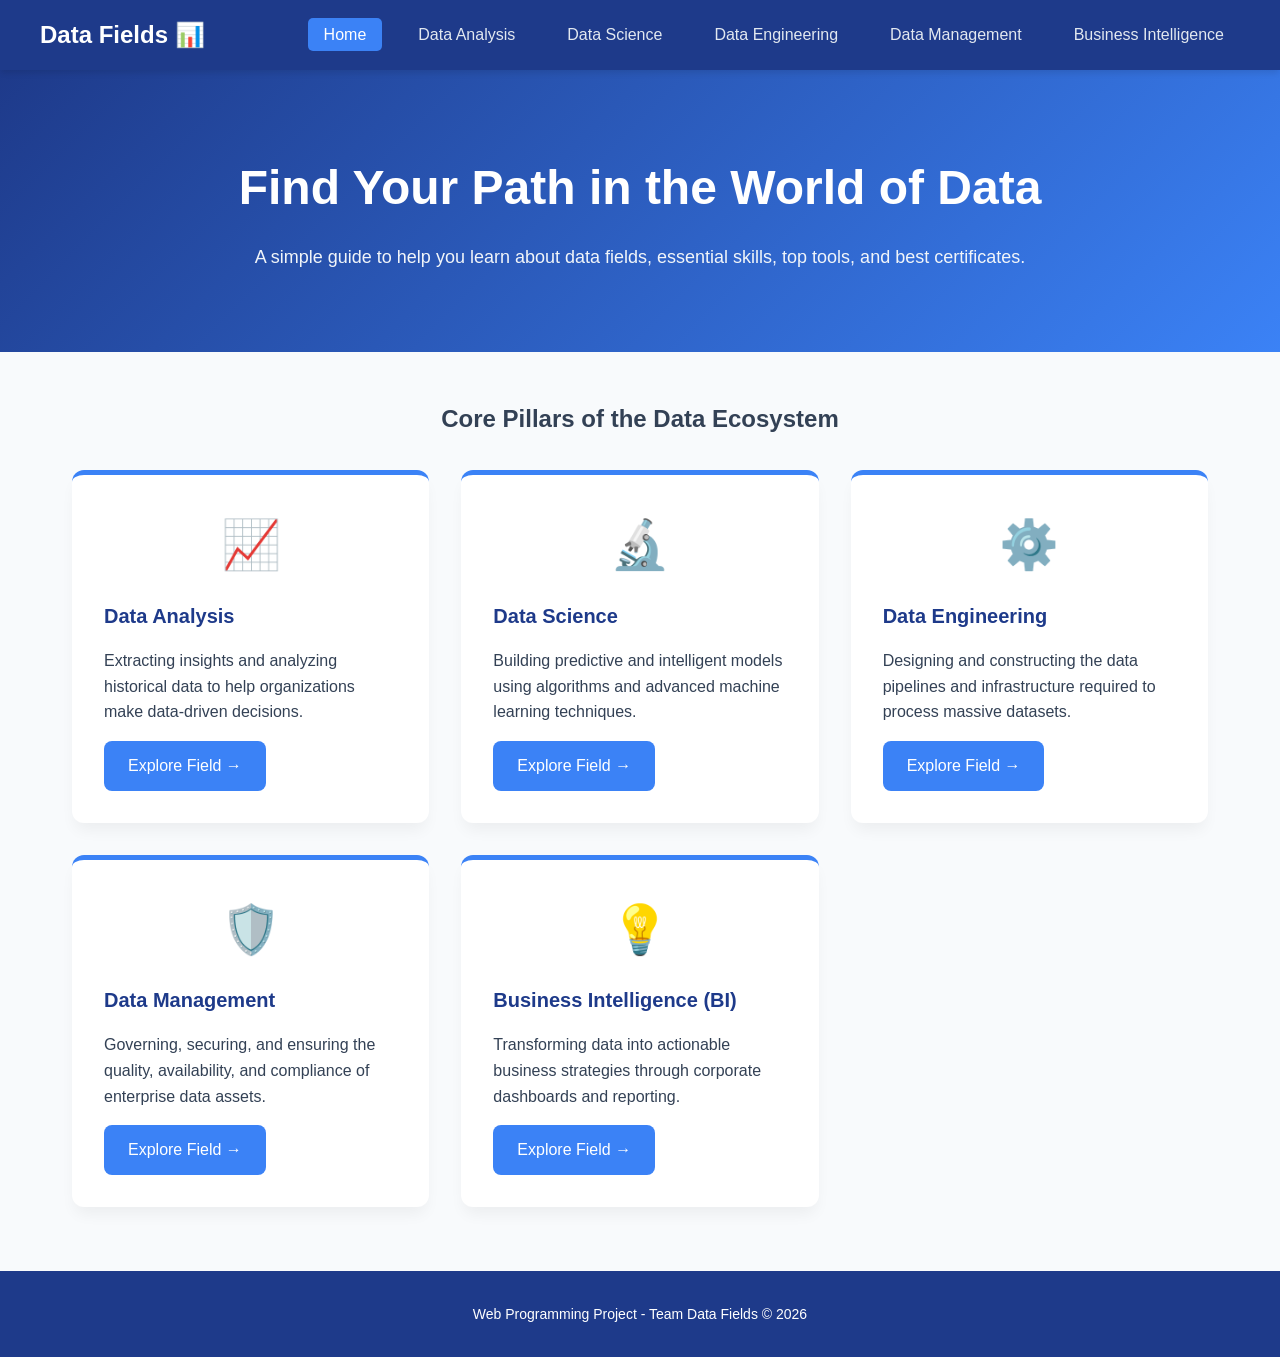
<file: index.html>
<!DOCTYPE html>
<html lang="en">
<head>
    <meta charset="UTF-8">
    <meta name="viewport" content="width=device-width, initial-scale=1.0">
    <title>Data Fields | Learn Data Fields</title>
    <link rel="stylesheet" href="style.css">
</head>
<body>

    <header>
        <nav>
            <div class="logo">Data Fields 📊</div>
            <ul class="nav-links">
                <li><a href="index.html">Home</a></li>
                <li><a href="analysis.html">Data Analysis</a></li>
                <li><a href="science.html">Data Science</a></li>
                <li><a href="engineering.html">Data Engineering</a></li>
                <li><a href="management.html">Data Management</a></li>
                <li><a href="bi.html">Business Intelligence</a></li>
            </ul>
        </nav>
    </header>

    <section class="hero">
        <h1>Find Your Path in the World of Data</h1>
        <p>A simple guide to help you learn about data fields, essential skills, top tools, and best certificates.</p>
    </section>

    <main class="container">
        <h2 style="text-align: center; margin-bottom: 2rem;">Core Pillars of the Data Ecosystem</h2>
        
        <div class="grid">
            <div class="card">
                <div class="icon-box">📈</div>
                <h3>Data Analysis</h3>
                <p>Extracting insights and analyzing historical data to help organizations make data-driven decisions.</p>
                <a href="analysis.html" class="btn">Explore Field →</a>
            </div>

            <div class="card">
                <div class="icon-box">🔬</div>
                <h3>Data Science</h3>
                <p>Building predictive and intelligent models using algorithms and advanced machine learning techniques.</p>
                <a href="science.html" class="btn">Explore Field →</a>
            </div>

            <div class="card">
                <div class="icon-box">⚙️</div>
                <h3>Data Engineering</h3>
                <p>Designing and constructing the data pipelines and infrastructure required to process massive datasets.</p>
                <a href="engineering.html" class="btn">Explore Field →</a>
            </div>

            <div class="card">
                <div class="icon-box">🛡️</div>
                <h3>Data Management</h3>
                <p>Governing, securing, and ensuring the quality, availability, and compliance of enterprise data assets.</p>
                <a href="management.html" class="btn">Explore Field →</a>
            </div>

                 <div class="card">
                 <div class="icon-box">💡</div>
                <h3>Business Intelligence (BI)</h3>
                <p>Transforming data into actionable business strategies through corporate dashboards and reporting.</p>
                <a href="bi.html" class="btn">Explore Field →</a>
            </div>
        </div>
    </main>

    <footer>
        <p>Web Programming Project - Team Data Fields &copy; 2026</p>
    </footer>

    <script src="script.js"></script>
</body>
</html>
</file>
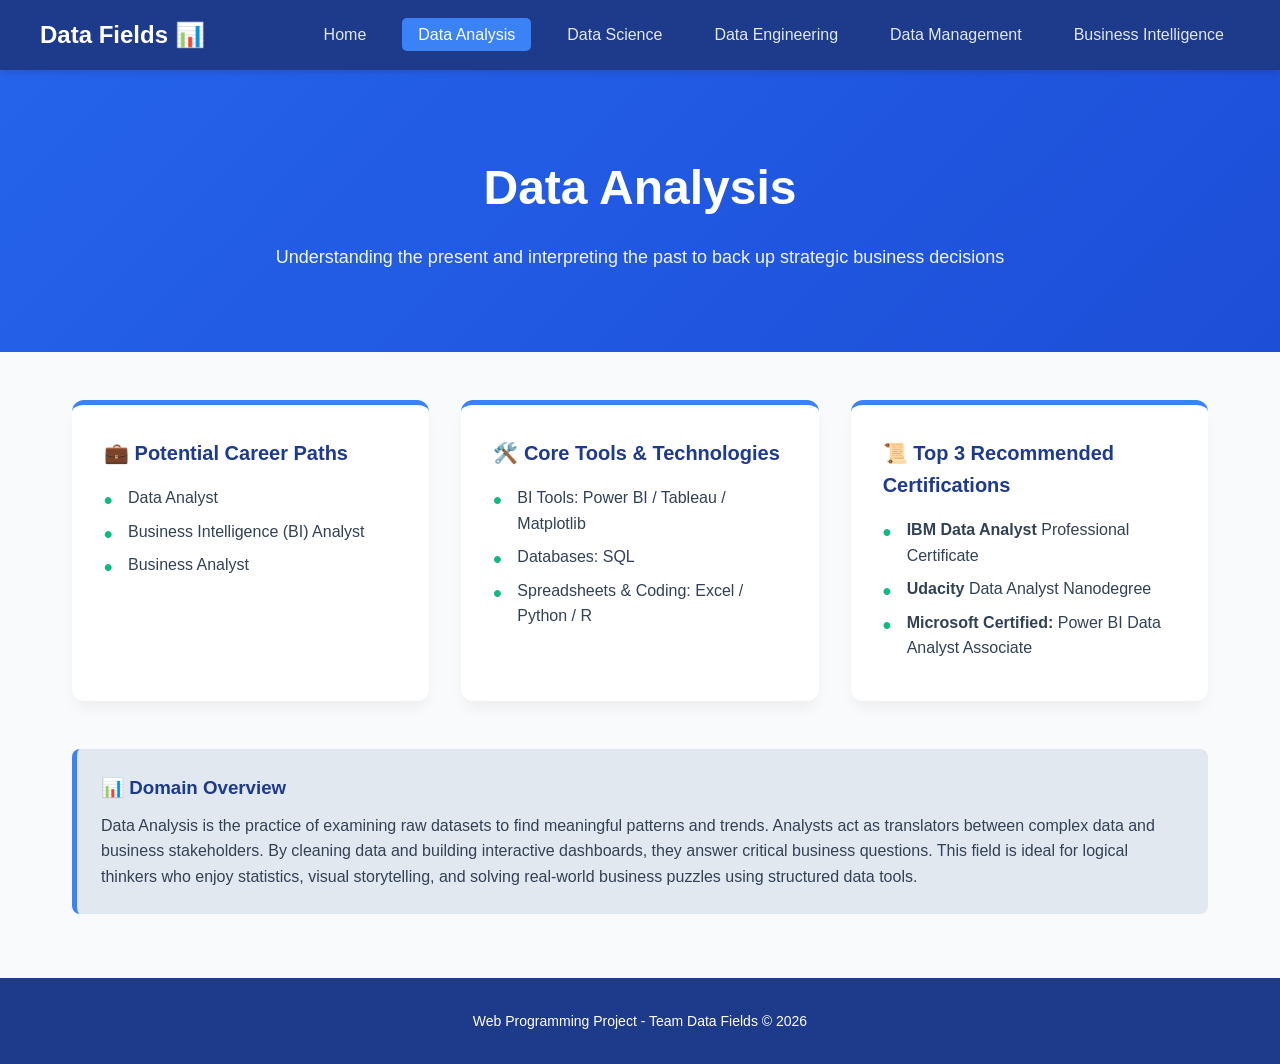
<file: analysis.html>
<!DOCTYPE html>
<html lang="en">
<head>
    <meta charset="UTF-8">
    <meta name="viewport" content="width=device-width, initial-scale=1.0">
    <title>Data Analysis - Fields of Data</title>
    <link rel="stylesheet" href="style.css">
</head>
<body>
    <header>
        <nav>
            <div class="logo">Data Fields 📊</div>
            <ul class="nav-links">
                <li><a href="index.html">Home</a></li>
                <li><a href="analysis.html">Data Analysis</a></li>
                <li><a href="science.html">Data Science</a></li>
                <li><a href="engineering.html">Data Engineering</a></li>
                <li><a href="management.html">Data Management</a></li>
                <li><a href="bi.html">Business Intelligence</a></li>
            </ul>
        </nav>
    </header>

    <section class="hero" style="background: linear-gradient(135deg, #2563eb, #1d4ed8);">
        <h1>Data Analysis</h1>
        <p>Understanding the present and interpreting the past to back up strategic business decisions</p>
    </section>

    <main class="container">
        <div class="grid">
            <div class="card">
                <h3>💼 Potential Career Paths</h3>
                <div class="list-item">Data Analyst</div>
                <div class="list-item">Business Intelligence (BI) Analyst</div>
                <div class="list-item">Business Analyst</div>
            </div>

            <div class="card">
                <h3>🛠️ Core Tools & Technologies</h3>
                <div class="list-item">BI Tools: Power BI / Tableau / Matplotlib</div>
                <div class="list-item">Databases: SQL</div>
                <div class="list-item">Spreadsheets & Coding: Excel / Python / R</div>
            </div>

            <div class="card">
                <h3>📜 Top 3 Recommended Certifications</h3>
                <div class="list-item"><strong>IBM Data Analyst</strong> Professional Certificate</div>
                <div class="list-item"><strong>Udacity</strong> Data Analyst Nanodegree</div>
                <div class="list-item"><strong>Microsoft Certified:</strong> Power BI Data Analyst Associate</div>
            </div>
        </div>

        <div class="overview-box">
            <h3>📊 Domain Overview</h3>
            <p>Data Analysis is the practice of examining raw datasets to find meaningful patterns and trends. Analysts act as translators between complex data and business stakeholders. By cleaning data and building interactive dashboards, they answer critical business questions. This field is ideal for logical thinkers who enjoy statistics, visual storytelling, and solving real-world business puzzles using structured data tools.</p>
        </div>
    </main>

    <footer>
        <p>Web Programming Project - Team Data Fields &copy; 2026</p>
    </footer>
    <script src="script.js"></script>
</body>
</html>
</file>
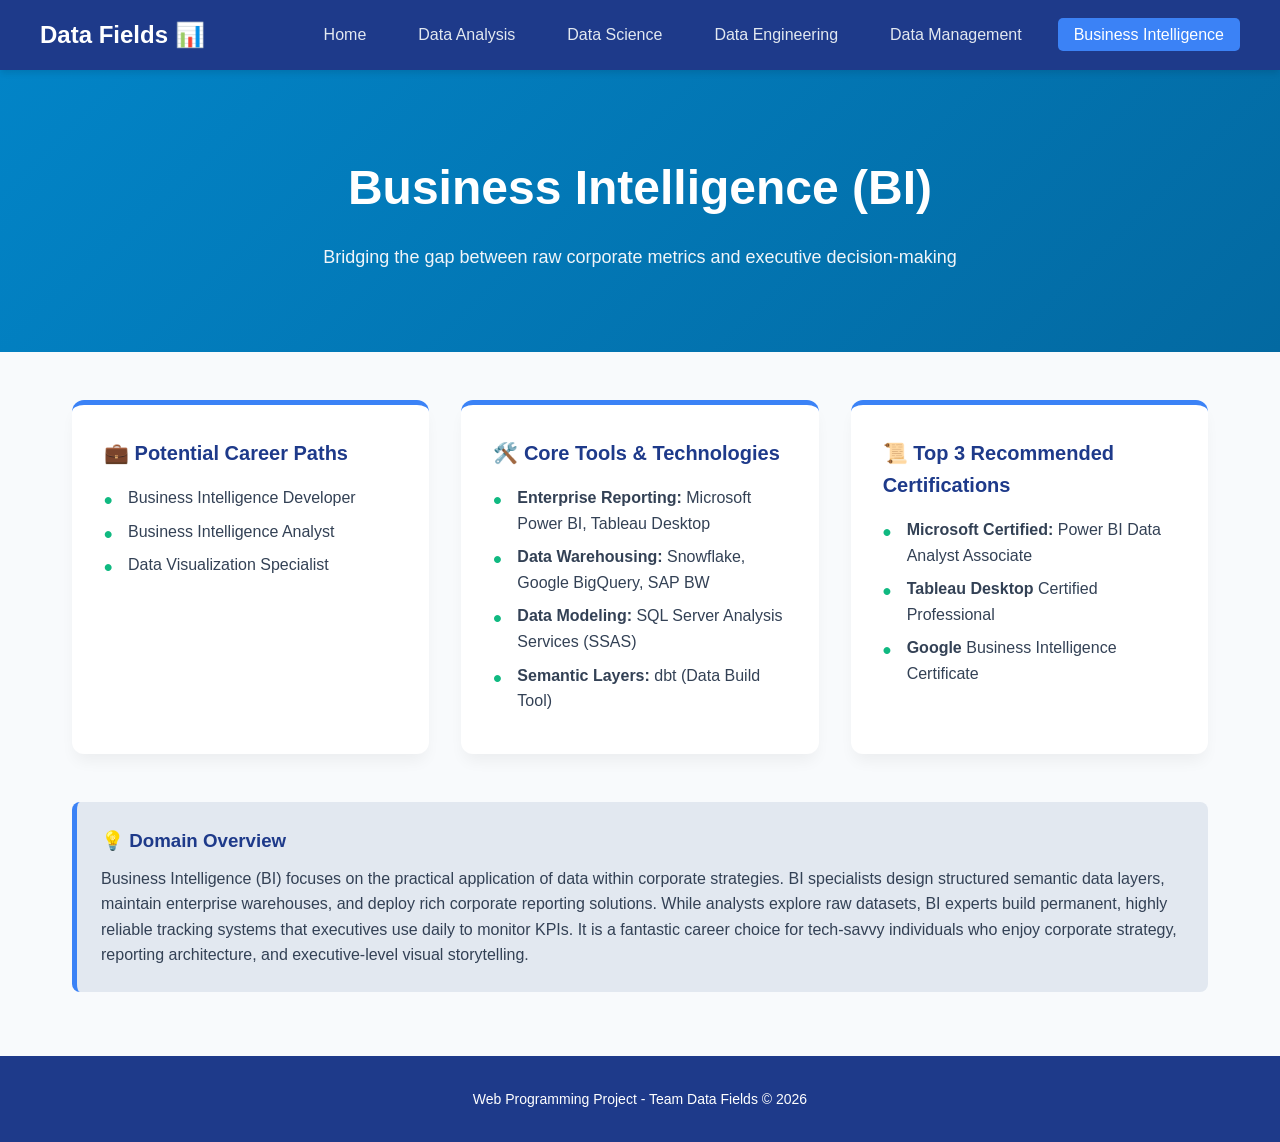
<file: bi.html>
<!DOCTYPE html>
<html lang="en">
<head>
    <meta charset="UTF-8">
    <meta name="viewport" content="width=device-width, initial-scale=1.0">
    <title>Business Intelligence - Fields of Data</title>
    <link rel="stylesheet" href="style.css">
</head>
<body>
    <header>
        <nav>
            <div class="logo">Data Fields 📊</div>
            <ul class="nav-links">
                <li><a href="index.html">Home</a></li>
                <li><a href="analysis.html">Data Analysis</a></li>
                <li><a href="science.html">Data Science</a></li>
                <li><a href="engineering.html">Data Engineering</a></li>
                <li><a href="management.html">Data Management</a></li>
                <li><a href="bi.html">Business Intelligence</a></li>
            </ul>
        </nav>
    </header>

    <section class="hero" style="background: linear-gradient(135deg, #0284c7, #0369a1);;">
        <h1>Business Intelligence (BI)</h1>
        <p>Bridging the gap between raw corporate metrics and executive decision-making</p>
    </section>

    <main class="container">
        <div class="grid">
            <div class="card">
                <h3>💼 Potential Career Paths</h3>
                <div class="list-item">Business Intelligence Developer</div>
                <div class="list-item">Business Intelligence Analyst</div>
                <div class="list-item">Data Visualization Specialist</div>
            </div>

            <div class="card">
                <h3>🛠️ Core Tools & Technologies</h3>
                <div class="list-item"><strong>Enterprise Reporting:</strong> Microsoft Power BI, Tableau Desktop</div>
                <div class="list-item"><strong>Data Warehousing:</strong> Snowflake, Google BigQuery, SAP BW</div>
                <div class="list-item"><strong>Data Modeling:</strong> SQL Server Analysis Services (SSAS)</div>
                <div class="list-item"><strong>Semantic Layers:</strong> dbt (Data Build Tool)</div>
            </div>

            <div class="card">
                <h3>📜 Top 3 Recommended Certifications</h3>
                <div class="list-item"><strong>Microsoft Certified:</strong> Power BI Data Analyst Associate</div>
                <div class="list-item"><strong>Tableau Desktop</strong> Certified Professional</div>
                <div class="list-item"><strong>Google</strong> Business Intelligence Certificate</div>
            </div>
        </div>

        <div class="overview-box">
            <h3>💡 Domain Overview</h3>
            <p>Business Intelligence (BI) focuses on the practical application of data within corporate strategies. BI specialists design structured semantic data layers, maintain enterprise warehouses, and deploy rich corporate reporting solutions. While analysts explore raw datasets, BI experts build permanent, highly reliable tracking systems that executives use daily to monitor KPIs. It is a fantastic career choice for tech-savvy individuals who enjoy corporate strategy, reporting architecture, and executive-level visual storytelling.</p>
        </div>
    </main>

    <footer>
        <p>Web Programming Project - Team Data Fields &copy; 2026</p>
    </footer>
    <script src="script.js"></script>
</body>
</html>
</file>
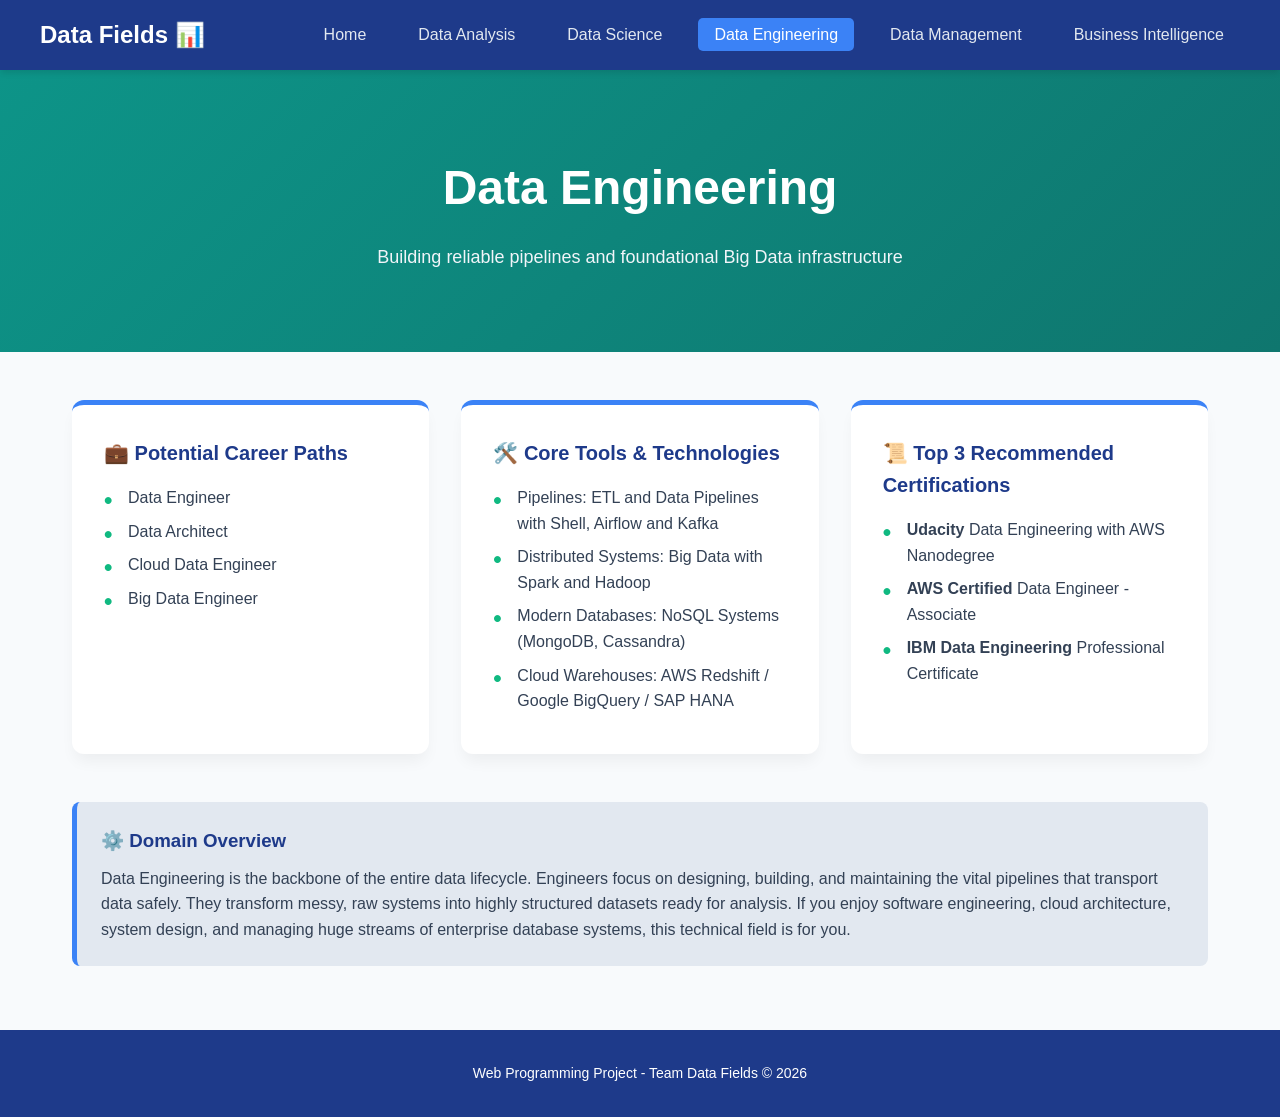
<file: engineering.html>
<!DOCTYPE html>
<html lang="en">
<head>
    <meta charset="UTF-8">
    <meta name="viewport" content="width=device-width, initial-scale=1.0">
    <title>Data Engineering - Fields of Data</title>
    <link rel="stylesheet" href="style.css">
</head>
<body>
    <header>
        <nav>
            <div class="logo">Data Fields 📊</div>
            <ul class="nav-links">
                <li><a href="index.html">Home</a></li>
                <li><a href="analysis.html">Data Analysis</a></li>
                <li><a href="science.html">Data Science</a></li>
                <li><a href="engineering.html">Data Engineering</a></li>
                <li><a href="management.html">Data Management</a></li>
                <li><a href="bi.html">Business Intelligence</a></li>
            </ul>
        </nav>
    </header>

    <section class="hero" style="background: linear-gradient(135deg, #0d9488, #0f766e);">
        <h1>Data Engineering</h1>
        <p>Building reliable pipelines and foundational Big Data infrastructure</p>
    </section>

    <main class="container">
        <div class="grid">
            <div class="card">
                <h3>💼 Potential Career Paths</h3>
                <div class="list-item">Data Engineer</div>
                <div class="list-item">Data Architect</div>
                <div class="list-item">Cloud Data Engineer</div>
                <div class="list-item">Big Data Engineer</div>
            </div>

            <div class="card">
                <h3>🛠️ Core Tools & Technologies</h3>
                <div class="list-item">Pipelines: ETL and Data Pipelines with Shell, Airflow and Kafka</div>
                <div class="list-item">Distributed Systems: Big Data with Spark and Hadoop</div>
                <div class="list-item">Modern Databases: NoSQL Systems (MongoDB, Cassandra)</div>
                <div class="list-item">Cloud Warehouses: AWS Redshift / Google BigQuery / SAP HANA</div>
            </div>

            <div class="card">
                <h3>📜 Top 3 Recommended Certifications</h3>
                <div class="list-item"><strong>Udacity</strong> Data Engineering with AWS Nanodegree</div>
                <div class="list-item"><strong>AWS Certified</strong> Data Engineer - Associate</div>
                <div class="list-item"><strong>IBM Data Engineering</strong> Professional Certificate</div>
            </div>
        </div>

        <div class="overview-box">
            <h3>⚙️ Domain Overview</h3>
            <p>Data Engineering is the backbone of the entire data lifecycle. Engineers focus on designing, building, and maintaining the vital pipelines that transport data safely. They transform messy, raw systems into highly structured datasets ready for analysis. If you enjoy software engineering, cloud architecture, system design, and managing huge streams of enterprise database systems, this technical field is for you.</p>
        </div>
    </main>

    <footer>
        <p>Web Programming Project - Team Data Fields &copy; 2026</p>
    </footer>
    <script src="script.js"></script>
</body>
</html>
</file>
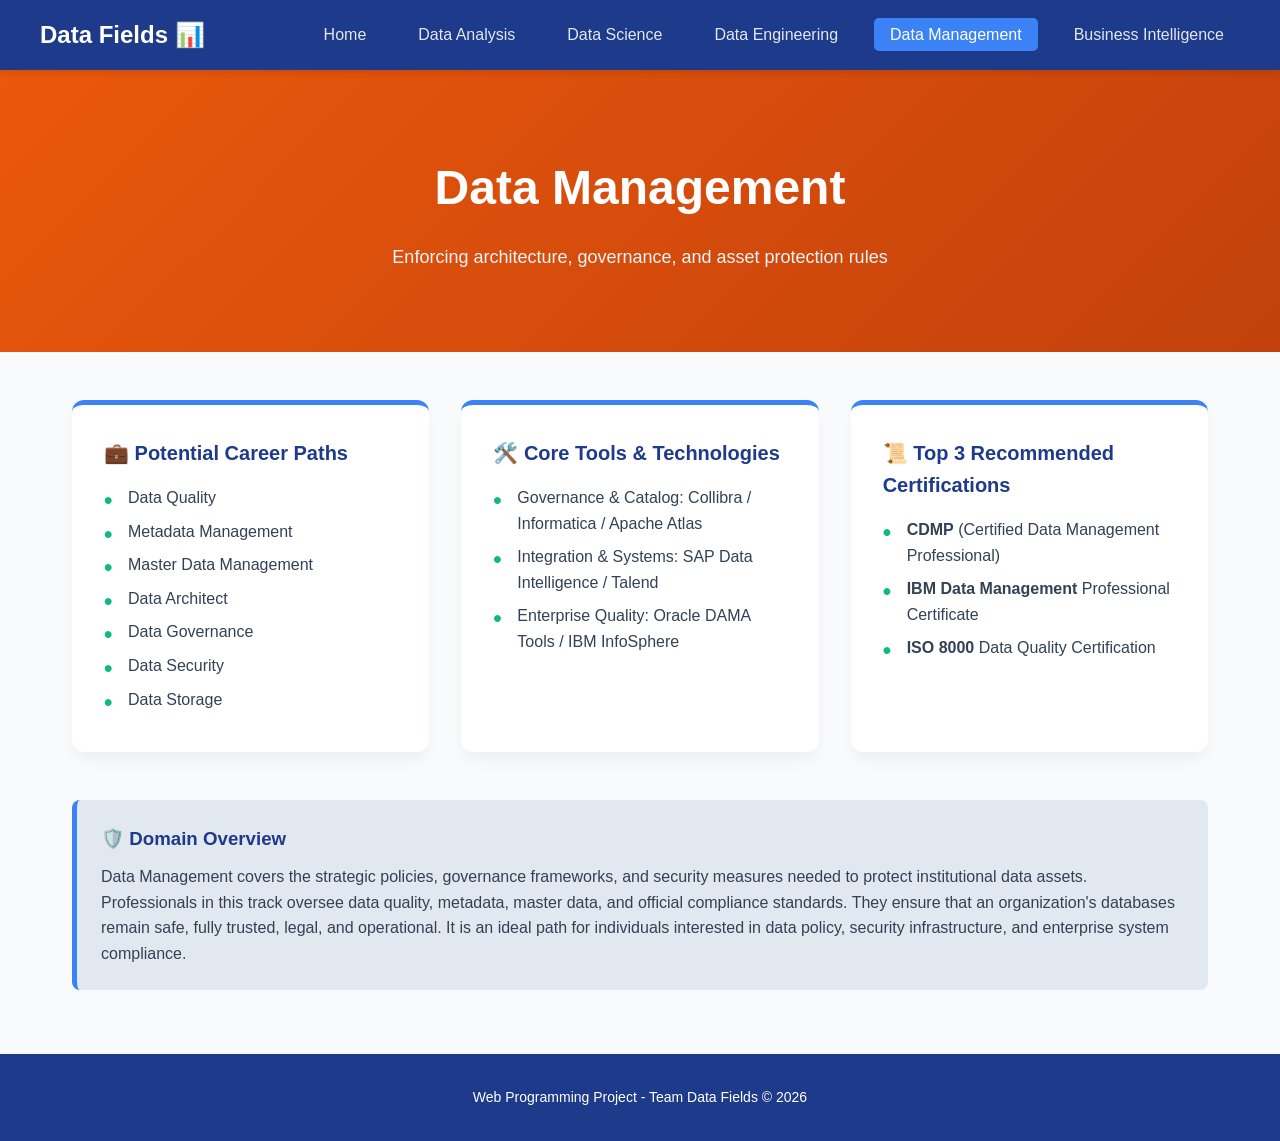
<file: management.html>
<!DOCTYPE html>
<html lang="en">
<head>
    <meta charset="UTF-8">
    <meta name="viewport" content="width=device-width, initial-scale=1.0">
    <title>Data Management - Fields of Data</title>
    <link rel="stylesheet" href="style.css">
</head>
<body>
    <header>
        <nav>
            <div class="logo">Data Fields 📊</div>
            <ul class="nav-links">
                <li><a href="index.html">Home</a></li>
                <li><a href="analysis.html">Data Analysis</a></li>
                <li><a href="science.html">Data Science</a></li>
                <li><a href="engineering.html">Data Engineering</a></li>
                <li><a href="management.html">Data Management</a></li>
                <li><a href="bi.html">Business Intelligence</a></li>
            </ul>
        </nav>
    </header>

    <section class="hero" style="background: linear-gradient(135deg, #ea580c, #c2410c);">
        <h1>Data Management</h1>
        <p>Enforcing architecture, governance, and asset protection rules</p>
    </section>

    <main class="container">
        <div class="grid">
            <div class="card">
                <h3>💼 Potential Career Paths</h3>
                <div class="list-item">Data Quality</div>
                <div class="list-item">Metadata Management</div>
                <div class="list-item">Master Data Management</div>
                <div class="list-item">Data Architect</div>
                <div class="list-item">Data Governance</div>
                <div class="list-item">Data Security</div>
                <div class="list-item">Data Storage</div>
            </div>

            <div class="card">
                <h3>🛠️ Core Tools & Technologies</h3>
                <div class="list-item">Governance & Catalog: Collibra / Informatica / Apache Atlas</div>
                <div class="list-item">Integration & Systems: SAP Data Intelligence / Talend</div>
                <div class="list-item">Enterprise Quality: Oracle DAMA Tools / IBM InfoSphere</div>
            </div>

            <div class="card">
                <h3>📜 Top 3 Recommended Certifications</h3>
                <div class="list-item"><strong>CDMP</strong> (Certified Data Management Professional)</div>
                <div class="list-item"><strong>IBM Data Management</strong> Professional Certificate</div>
                <div class="list-item"><strong>ISO 8000</strong> Data Quality Certification</div>
            </div>
        </div>

        <div class="overview-box">
            <h3>🛡️ Domain Overview</h3>
            <p>Data Management covers the strategic policies, governance frameworks, and security measures needed to protect institutional data assets. Professionals in this track oversee data quality, metadata, master data, and official compliance standards. They ensure that an organization's databases remain safe, fully trusted, legal, and operational. It is an ideal path for individuals interested in data policy, security infrastructure, and enterprise system compliance.</p>
        </div>
    </main>

    <footer>
        <p>Web Programming Project - Team Data Fields &copy; 2026</p>
    </footer>
    <script src="script.js"></script>
</body>
</html>
</file>
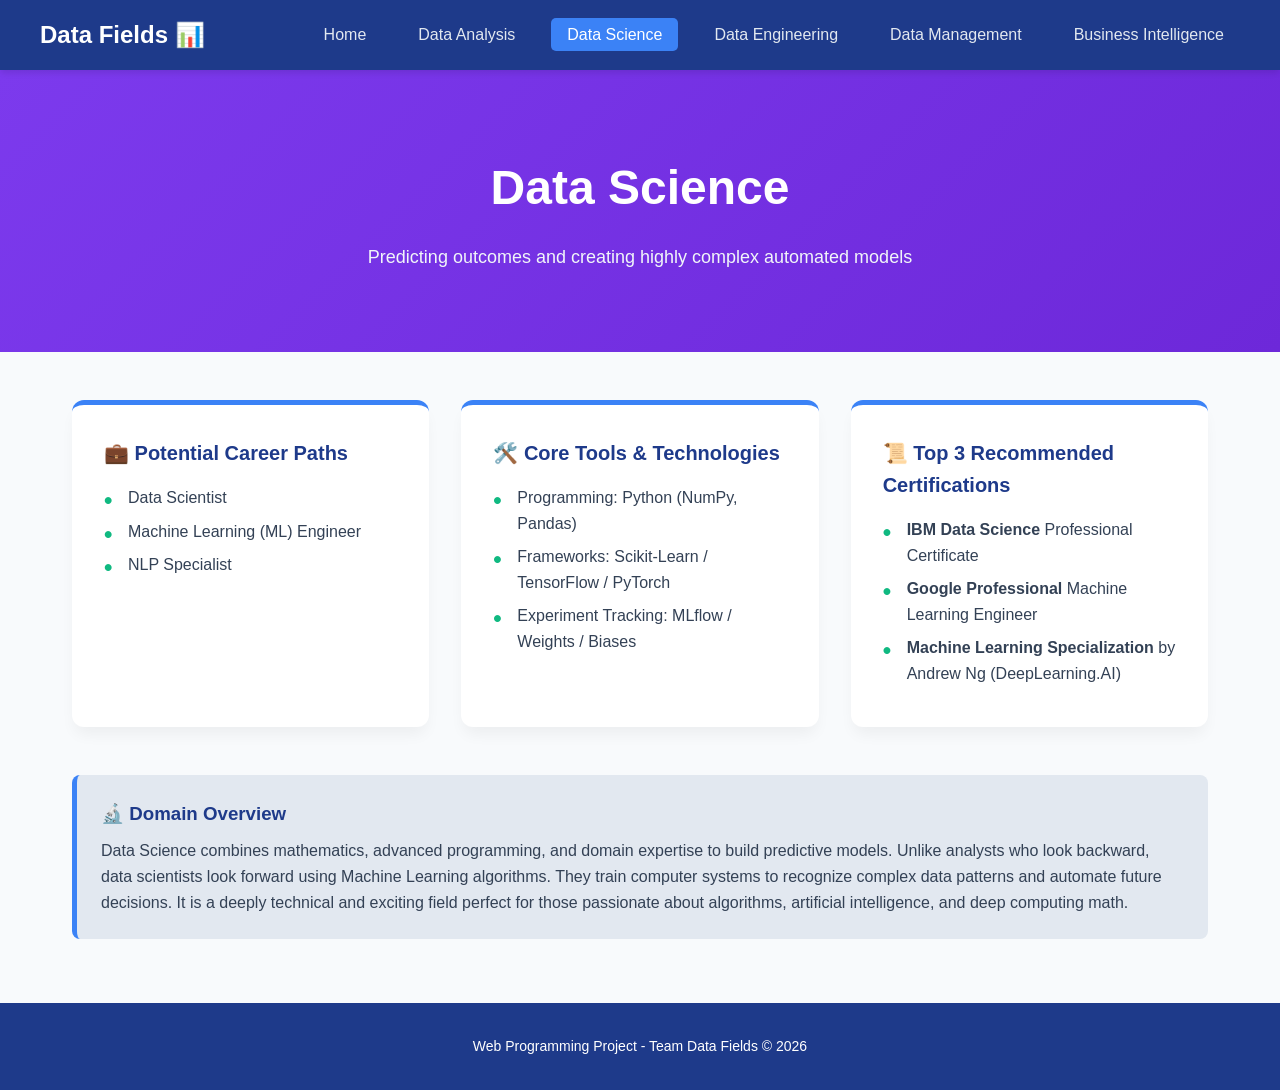
<file: science.html>
<!DOCTYPE html>
<html lang="en">
<head>
    <meta charset="UTF-8">
    <meta name="viewport" content="width=device-width, initial-scale=1.0">
    <title>Data Science - Fields of Data</title>
    <link rel="stylesheet" href="style.css">
</head>
<body>
    <header>
        <nav>
            <div class="logo">Data Fields 📊</div>
            <ul class="nav-links">
                <li><a href="index.html">Home</a></li>
                <li><a href="analysis.html">Data Analysis</a></li>
                <li><a href="science.html">Data Science</a></li>
                <li><a href="engineering.html">Data Engineering</a></li>
                <li><a href="management.html">Data Management</a></li>
                <li><a href="bi.html">Business Intelligence</a></li>
            </ul>
        </nav>
    </header>

    <section class="hero" style="background: linear-gradient(135deg, #7c3aed, #6d28d9);">
        <h1>Data Science</h1>
        <p>Predicting outcomes and creating highly complex automated models</p>
    </section>

    <main class="container">
        <div class="grid">
            <div class="card">
                <h3>💼 Potential Career Paths</h3>
                <div class="list-item">Data Scientist</div>
                <div class="list-item">Machine Learning (ML) Engineer</div>
                <div class="list-item">NLP Specialist</div>
            </div>

            <div class="card">
                <h3>🛠️ Core Tools & Technologies</h3>
                <div class="list-item">Programming: Python (NumPy, Pandas)</div>
                <div class="list-item">Frameworks: Scikit-Learn / TensorFlow / PyTorch</div>
                <div class="list-item">Experiment Tracking: MLflow / Weights / Biases</div>
            </div>

            <div class="card">
                <h3>📜 Top 3 Recommended Certifications</h3>
                <div class="list-item"><strong>IBM Data Science</strong> Professional Certificate</div>
                <div class="list-item"><strong>Google Professional</strong> Machine Learning Engineer</div>
                <div class="list-item"><strong>Machine Learning Specialization</strong> by Andrew Ng (DeepLearning.AI)</div>
            </div>
        </div>

        <div class="overview-box">
            <h3>🔬 Domain Overview</h3>
            <p>Data Science combines mathematics, advanced programming, and domain expertise to build predictive models. Unlike analysts who look backward, data scientists look forward using Machine Learning algorithms. They train computer systems to recognize complex data patterns and automate future decisions. It is a deeply technical and exciting field perfect for those passionate about algorithms, artificial intelligence, and deep computing math.</p>
        </div>
    </main>

    <footer>
        <p>Web Programming Project - Team Data Fields &copy; 2026</p>
    </footer>
    <script src="script.js"></script>
</body>
</html>
</file>
<file: style.css>
* {
    margin: 0;
    padding: 0;
    box-sizing: border-box;
    font-family: 'Segoe UI', Tahoma, Geneva, Verdana, sans-serif;
}

body {
    background-color: #f8fafc; 
    color: #334155;
    line-height: 1.6;
    direction: ltr;
    text-align: left;
}

header {
    background-color: #1e3a8a;
    padding: 16px 32px;
    position: sticky;
    top: 0;
    z-index: 1000;
    box-shadow: 0 4px 6px -1px rgba(0,0,0,0.1);
}

nav {
    display: flex;
    justify-content: space-between;
    align-items: center;
    max-width: 1200px;
    margin: 0 auto;
}

.logo {
    color: #ffffff;
    font-size: 24px;
    font-weight: bold;
}

.nav-links {
    display: flex;
    list-style: none;
    gap: 20px;
}

.nav-links a {
    color: #e2e8f0;
    text-decoration: none;
    font-weight: 500;
    padding: 8px 16px;
    border-radius: 5px;
    transition: 0.3s;
}

.nav-links a:hover, .nav-links a.active {
    color: #ffffff;
    background-color: #3b82f6;
}

.hero {
    background: linear-gradient(135deg, #1e3a8a, #3b82f6);
    color: #ffffff;
    padding: 80px 32px;
    text-align: center;
    margin-bottom: 48px;
}

.hero h1 {
    font-size: 48px;
    margin-bottom: 16px;
}

.hero p {
    font-size: 18px;
    color: #f1f5f9;
}

.container {
    max-width: 1200px;
    margin: 48px auto;
    padding: 0 32px;
}

.grid {
    display: grid;
    grid-template-columns: repeat(auto-fit, minmax(280px, 1fr));
    gap: 32px;
    margin-top: 32px;
}

.card {
    background-color: #ffffff;
    border-radius: 12px;
    padding: 32px; 
    box-shadow: 0 10px 15px -3px rgba(0,0,0,0.05);
    border-top: 5px solid #3b82f6;
    transition: 0.3s;
}

.card:hover {
    transform: translateY(-10px); 
    box-shadow: 0 20px 25px -5px rgba(0,0,0,0.1);
}

.card h3 {
    color: #1e3a8a;
    margin-bottom: 16px;
    font-size: 20px;
}

.icon-box {
    font-size: 48px;
    text-align: center;
    margin-bottom: 16px;
}

.list-item {
    margin: 8px 0;
    padding-left: 24px;
    position: relative;
}

.list-item::before {
    content: "•";
    color: #10b981;
    font-weight: bold;
    font-size: 24px;
    position: absolute;
    left: 0;
    top: -4px;
}

.overview-box {
    background-color: #e2e8f0;
    padding: 24px;
    border-radius: 8px;
    margin-top: 48px;
    border-left: 5px solid #3b82f6;
}

.overview-box h3 {
    color: #1e3a8a;
    margin-bottom: 10px;
}

.btn {
    display: inline-block;
    background-color: #3b82f6;
    color: #ffffff;
    padding: 12px 24px;
    border-radius: 8px;
    text-decoration: none;
    margin-top: 16px;
    font-weight: 500;
    transition: 0.3s;
}

.btn:hover {
    background-color: #1d4ed8;
}

footer {
    background-color: #1e3a8a;
    color: #ffffff;
    text-align: center;
    padding: 32px;
    margin-top: 64px;
    font-size: 14px;
}
</file>
